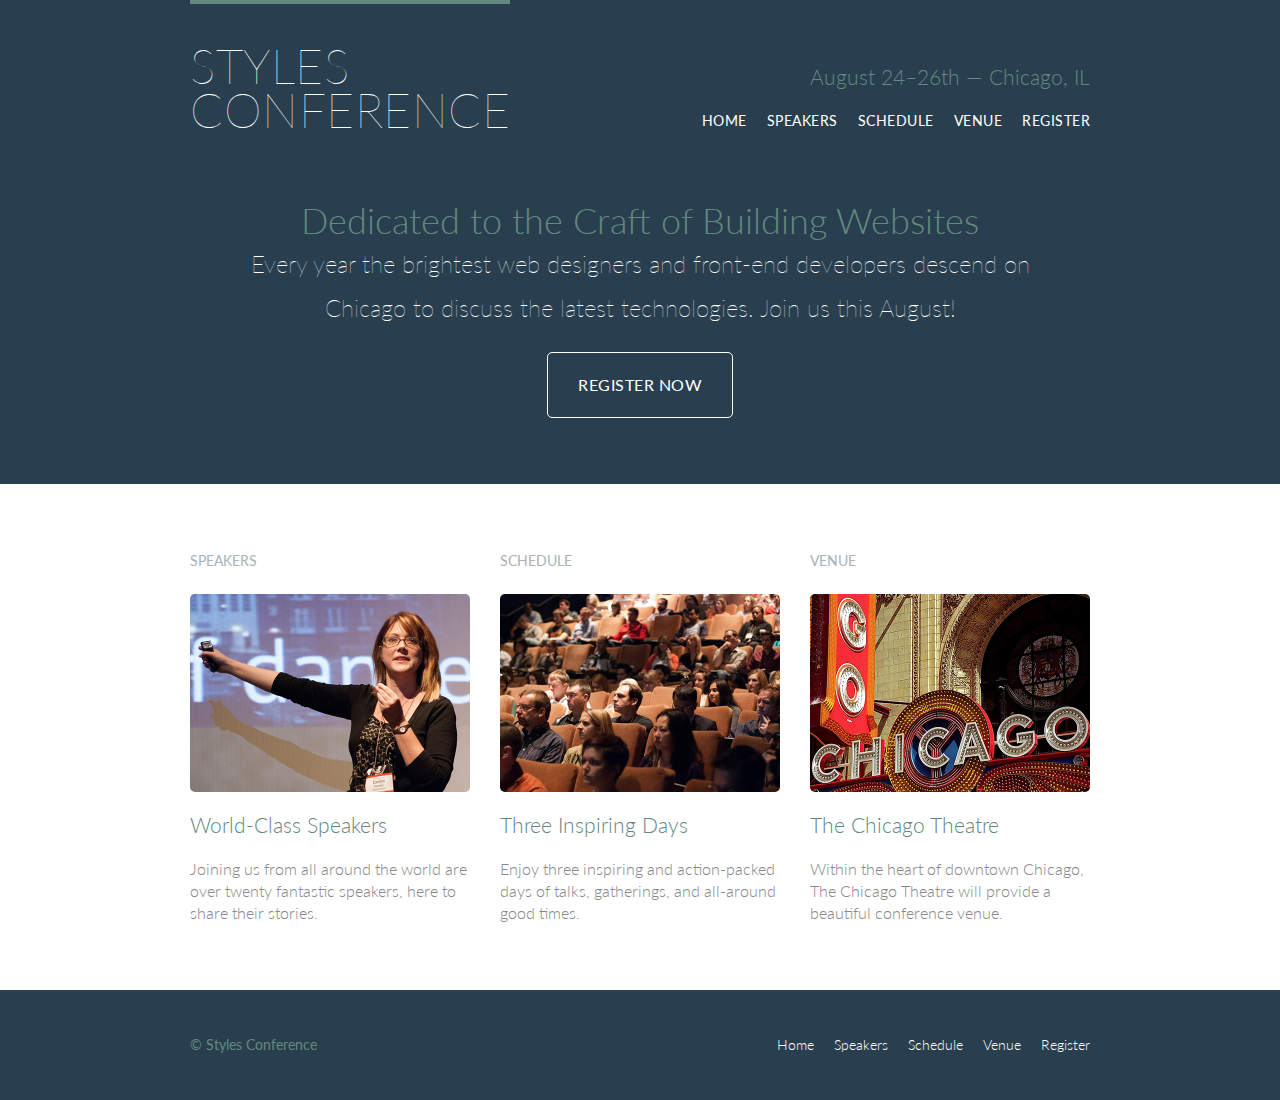
<file: Web_development/index.html>
<!DOCTYPE html>
<html lang="en">
<head>
	<meta charset="utf-8">
	<title>Styles Conference</title>
	<link rel="stylesheet" type="text/css" href="assets/stylesheets/main.css">
	<link rel="stylesheet" href="http://fonts.googleapis.com/css?family=Lato:100,300,400">
</head>
<body>
	<header class="primary-header container group">
		<h1 class="logo">
			<a href="index.html">Styles <br> Conference</a>
		</h1>
		<h3 class="tagline">August 24&ndash;26th &mdash; Chicago, IL</h3>
		<nav class="nav primary-nav">
			<ul>
				<li><a href="index.html">Home</a></li><!--
				--><li><a href="speakers.html">Speakers</a></li><!--
				--><li><a href="schedule.html">Schedule</a></li><!--
				--><li><a href="venue.html">Venue</a></li><!--
				--><li><a href="register.html">Register</a></li>
			</ul>
		</nav>
	</header>
	<section class="hero container">
		<h2>Dedicated to the Craft of Building Websites</h2>
		<p>Every year the brightest web designers and front-end developers descend on Chicago to discuss the latest technologies. Join us this August!</p>
		<a class= "btn btn-alt" href="register.html">Register Now</a>
	</section>
	<section class="row">
		<div class="grid"><!--
			Speakers
			--><section class="teaser col-1-3">
				<h5>Speakers</h5>
				<a href="speakers.html">
					<img src="assets/images/home/speakers.jpg" alt="Professional Speaker">
					<h3>World-Class Speakers</h3>
				</a>
				<p>Joining us from all around the world are over twenty fantastic speakers, here to share their stories.</p>
			</section><!--
			Schedule
			--><section class="teaser col-1-3">
				<h5>Schedule</h5>
				<a href="schedule.html">
					<img src="assets/images/home/schedule.jpg" alt="A schedule">
					<h3>Three Inspiring Days</h3>
				</a>
				<p>Enjoy three inspiring and action-packed days of talks, gatherings, and all-around good times.</p>
			</section><!--
			Venue
			--><section class="teaser col-1-3">
				<h5>Venue</h5>
				<a href="venue.html">
					<img src="assets/images/home/venue.jpg" alt="A venue">
					<h3>The Chicago Theatre</h3>
				</a>
				<p>Within the heart of downtown Chicago, The Chicago Theatre will provide a beautiful conference venue.</p>
			</section>
		</div>
	</section>
	<footer class="primary-footer container group">
		<small>&copy; Styles Conference</small>
		<nav class="nav">
			<ul>
				<li><a href="index.html">Home</a></li><!--
				--><li><a href="speakers.html">Speakers</a></li><!--
				--><li><a href="schedule.html">Schedule</a></li><!--
				--><li><a href="venue.html">Venue</a></li><!--
				--><li><a href="register.html">Register</a></li>
			</ul>
		</nav>
	</footer>
</body>
</html>
</file>
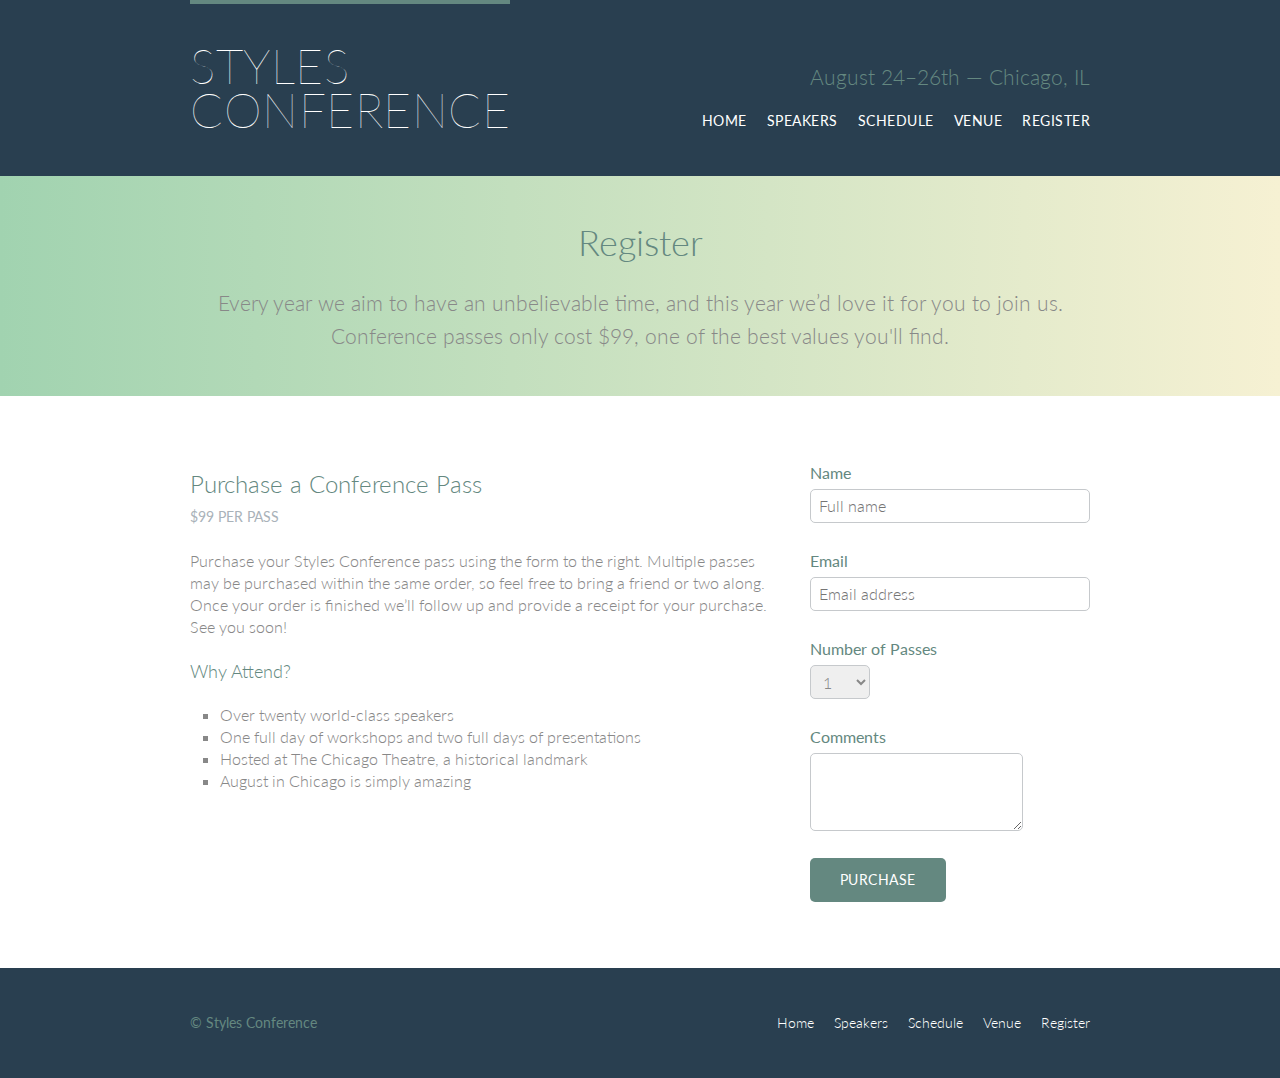
<file: Web_development/register.html>
<!DOCTYPE html>
<html lang="en">
<head>
	<meta charset="utf-8">
	<title>Styles Conference</title>
	<link rel="stylesheet" type="text/css" href="assets/stylesheets/main.css">
	<link rel="stylesheet" href="http://fonts.googleapis.com/css?family=Lato:100,300,400">
</head>
<body>
	<header class="primary-header container group">
			<h1 class="logo">
				<a href="index.html">Styles <br> Conference</a>
			</h1>
		<h3 class="tagline">August 24&ndash;26th &mdash; Chicago, IL</h3>
		<nav class="nav primary-nav">
			<ul>
				<li><a href="index.html">Home</a></li><!--
				--><li><a href="speakers.html">Speakers</a></li><!--
				--><li><a href="schedule.html">Schedule</a></li><!--
				--><li><a href="venue.html">Venue</a></li><!--
				--><li><a href="register.html">Register</a></li>
			</ul>
		</nav>
	</header>
	<section class="row-alt">
		<div class="lead container">
			<h1>Register</h1>
			<p>Every year we aim to have an unbelievable time, and this year we&#8217;d love it for you to join us. Conference passes only cost $99, one of the best values you'll find.</p>
		</div>
	</section>
	<section class="row">
		<div class="grid">
			<section class="col-2-3">
				<h2>Purchase a Conference Pass</h2>
				<h5>$99 per pass</h5>
				<p>Purchase your Styles Conference pass using the form to the right. Multiple passes may be purchased within the same order, so feel free to bring a friend or two along. Once your order is finished we&#8217;ll follow up and provide a receipt for your purchase. See you soon!</p>
				<h4>Why Attend?</h4>
				<ul class="why-attend">
					<li>Over twenty world-class speakers</li>
					<li>One full day of workshops and two full days of presentations</li>
					<li>Hosted at The Chicago Theatre, a historical landmark</li>
					<li>August in Chicago is simply amazing</li>
				</ul>
			</section><!--
			--><form class="col-1-3" action="#" method="post">
				<fieldset class="register-group">
					<label>
						Name
						<input type="text" name="name" placeholder="Full name" required>
					</label>
					<label>
						Email
						<input type="email" name="email" placeholder="Email address" required>
					</label>
					<label>
						Number of Passes
						<select name="quantity" required>
							<option value="1" selected>1</option>
							<option value="2">2</option>
							<option value="3">3</option>
							<option value="4">4</option>
							<option value="5">5</option>				
						</select>
					</label>
					<label>
						Comments
						<textarea name="comments"></textarea>
					</label>
				</fieldset>
				<input class="btn btn-default" type="submit" name="submit" value="Purchase">
			</form>
		</div>
	</section>
	<footer class="primary-footer container group">
		<small>&copy; Styles Conference</small>
		<nav class="nav">
			<ul>
				<li><a href="index.html">Home</a></li><!--
				--><li><a href="speakers.html">Speakers</a></li><!--
				--><li><a href="schedule.html">Schedule</a></li><!--
				--><li><a href="venue.html">Venue</a></li><!--
				--><li><a href="register.html">Register</a></li>
			</ul>
		</nav>
	</footer>
</body>
</html>
</file>
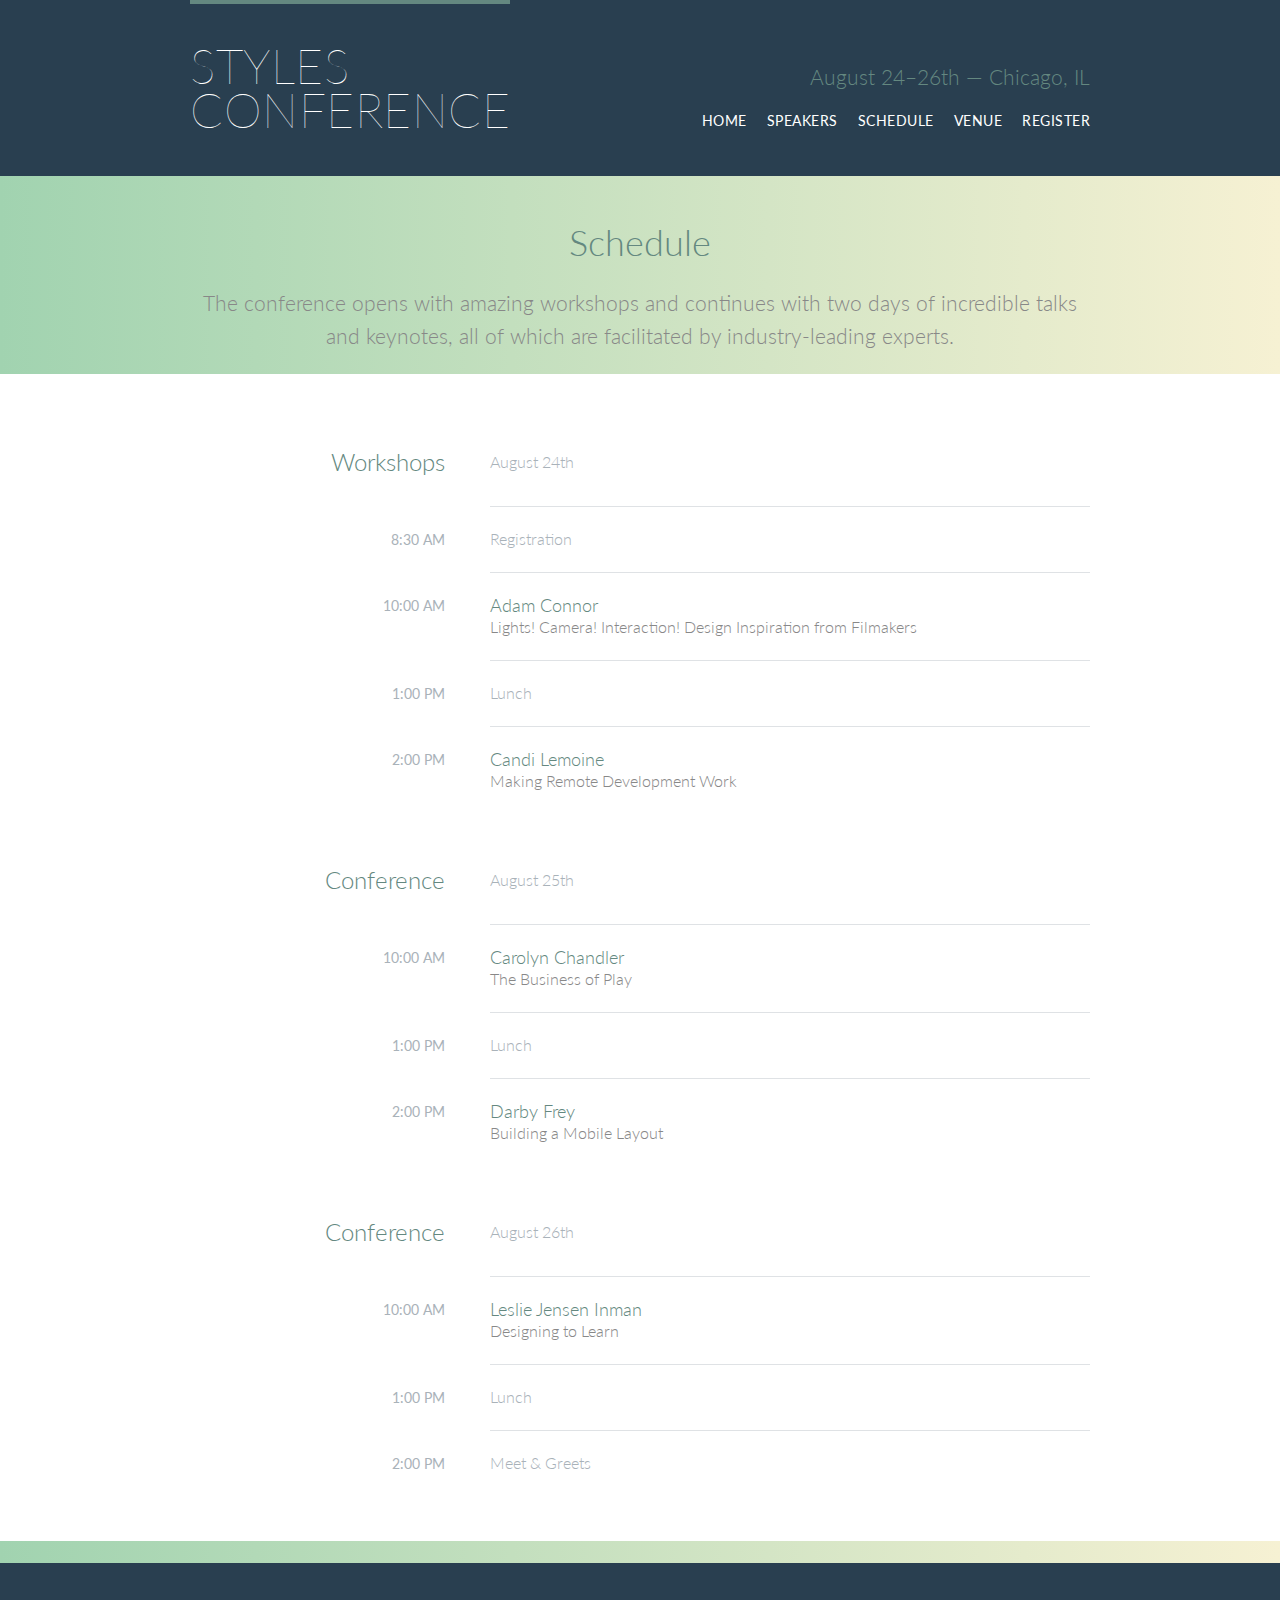
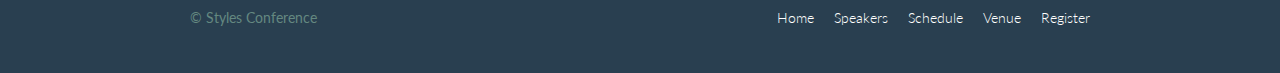
<file: Web_development/schedule.html>
<!DOCTYPE html>
<html lang="en">
<head>
	<meta charset="utf-8">
	<title>Styles Conference</title>
	<link rel="stylesheet" type="text/css" href="assets/stylesheets/main.css">
	<link rel="stylesheet" href="http://fonts.googleapis.com/css?family=Lato:100,300,400">
</head>
<body>
	<header class="primary-header container group">
			<h1 class="logo">
				<a href="index.html">Styles <br>  Conference</a>
			</h1>
		<h3 class="tagline">August 24&ndash;26th &mdash; Chicago, IL</h3>
		<nav class="nav primary-nav">
			<ul>
				<li><a href="index.html">Home</a></li><!--
				--><li><a href="speakers.html">Speakers</a></li><!--
				--><li><a href="schedule.html">Schedule</a></li><!--
				--><li><a href="venue.html">Venue</a></li><!--
				--><li><a href="register.html">Register</a></li>
			</ul>
		</nav>
	</header>
	<section class="row-alt">
		<div class="lead container">
			<h1>Schedule</h1>
			<p>The conference opens with amazing workshops and continues with two days of incredible talks and keynotes, all of which are facilitated by industry-leading experts.</p>
		</div>
		<section class="row">
			<div class="container">
				<table>
					<thead>
						<tr>
							<th scope="row">
								Workshops
							</th>
							<td class="schedule-offset" colspan="2">
								August 24th
							</td>
						</tr>
					</thead>
					<tbody>
						<tr>
							<th scope="row">
								<time datetime="08:30:00">8:30 AM</time>
							</th>
							<td class="schedule-offset" colspan="2">
								Registration
							</td>
						</tr>
						<tr>
							<th scope="row">
								<time datetime="10:00:00">10:00 AM</time>
							</th>
							<td>
								<a href="speakers.html#adam-connor">
									<h4>Adam Connor</h4>
									Lights! Camera! Interaction! Design Inspiration from Filmakers
								</a>
							</td>
						</tr>
						<tr>
							<th scope="row">
								<time datetime="1:00:00">1:00 PM</time>
							</th>
							<td class="schedule-offset" colspan="2">
								Lunch
							</td>
						</tr>
						<tr>
							<th scope="row">
								<time datetime="14:00">2:00 PM</time>
							</th>
							<td>
								<a href="speakers.html#candi-lemoine">
									<h4>Candi Lemoine</h4>
									Making Remote Development Work
								</a>
							</td>
						</tr>
					</tbody>
				</table>
				<table>
					<thead>
						<tr>
							<th scope="row">
								Conference
							</th>
							<td class="schedule-offset" colspan="2">
								August 25th
							</td>
						</tr>
					</thead>
					<tbody>
						<tr>
							<th scope="row">
								<time datetime="10:00:00">10:00 AM</time>
							</th>
							<td>
								<a href="speakers.html#carolyn-chandler">
									<h4>Carolyn Chandler</h4>
									The Business of Play
								</a>
							</td>
						</tr>
						<tr>
							<th scope="row">
								<time datetime="1:00:00">1:00 PM</time>
							</th>
							<td class="schedule-offset" colspan="2">
								Lunch
							</td>
						</tr>
						<tr>
							<th scope="row">
								<time datetime="14:00">2:00 PM</time>
							</th>
							<td>
								<a href="speakers.html#darby-frey">
									<h4>Darby Frey</h4>
									Building a Mobile Layout
								</a>
							</td>
						</tr>
					</tbody>
				</table>
				<table>
					<thead>
						<tr>
							<th scope="row">
								Conference
							</th>
							<td class="schedule-offset" colspan="2">
								August 26th
							</td>
						</tr>
					</thead>
					<tbody>
						<tr>
							<th scope="row">
								<time datetime="10:00:00">10:00 AM</time>
							</th>
							<td>
								<a href="speakers.html#leslie-jensen-inman">
									<h4>Leslie Jensen Inman</h4>
									Designing to Learn
								</a>
							</td>
						</tr>
						<tr>
							<th scope="row">
								<time datetime="1:00:00">1:00 PM</time>
							</th>
							<td class="schedule-offset" colspan="2">
								Lunch
							</td>
						</tr>
						<tr>
							<th scope="row">
								<time datetime="14:00">2:00 PM</time>
							</th>
							<td class="schedule-offset" colspan="2">
								Meet & Greets
							</td>
						</tr>
					</tbody>
				</table>
			</div>
		</section>
	</section>
	<footer class="primary-footer container group">
		<small>&copy; Styles Conference</small>
		<nav class="nav">
			<ul>
				<li><a href="index.html">Home</a></li><!--
				--><li><a href="speakers.html">Speakers</a></li><!--
				--><li><a href="schedule.html">Schedule</a></li><!--
				--><li><a href="venue.html">Venue</a></li><!--
				--><li><a href="register.html">Register</a></li>
			</ul>
		</nav>
	</footer>
</body>
</html>
</file>
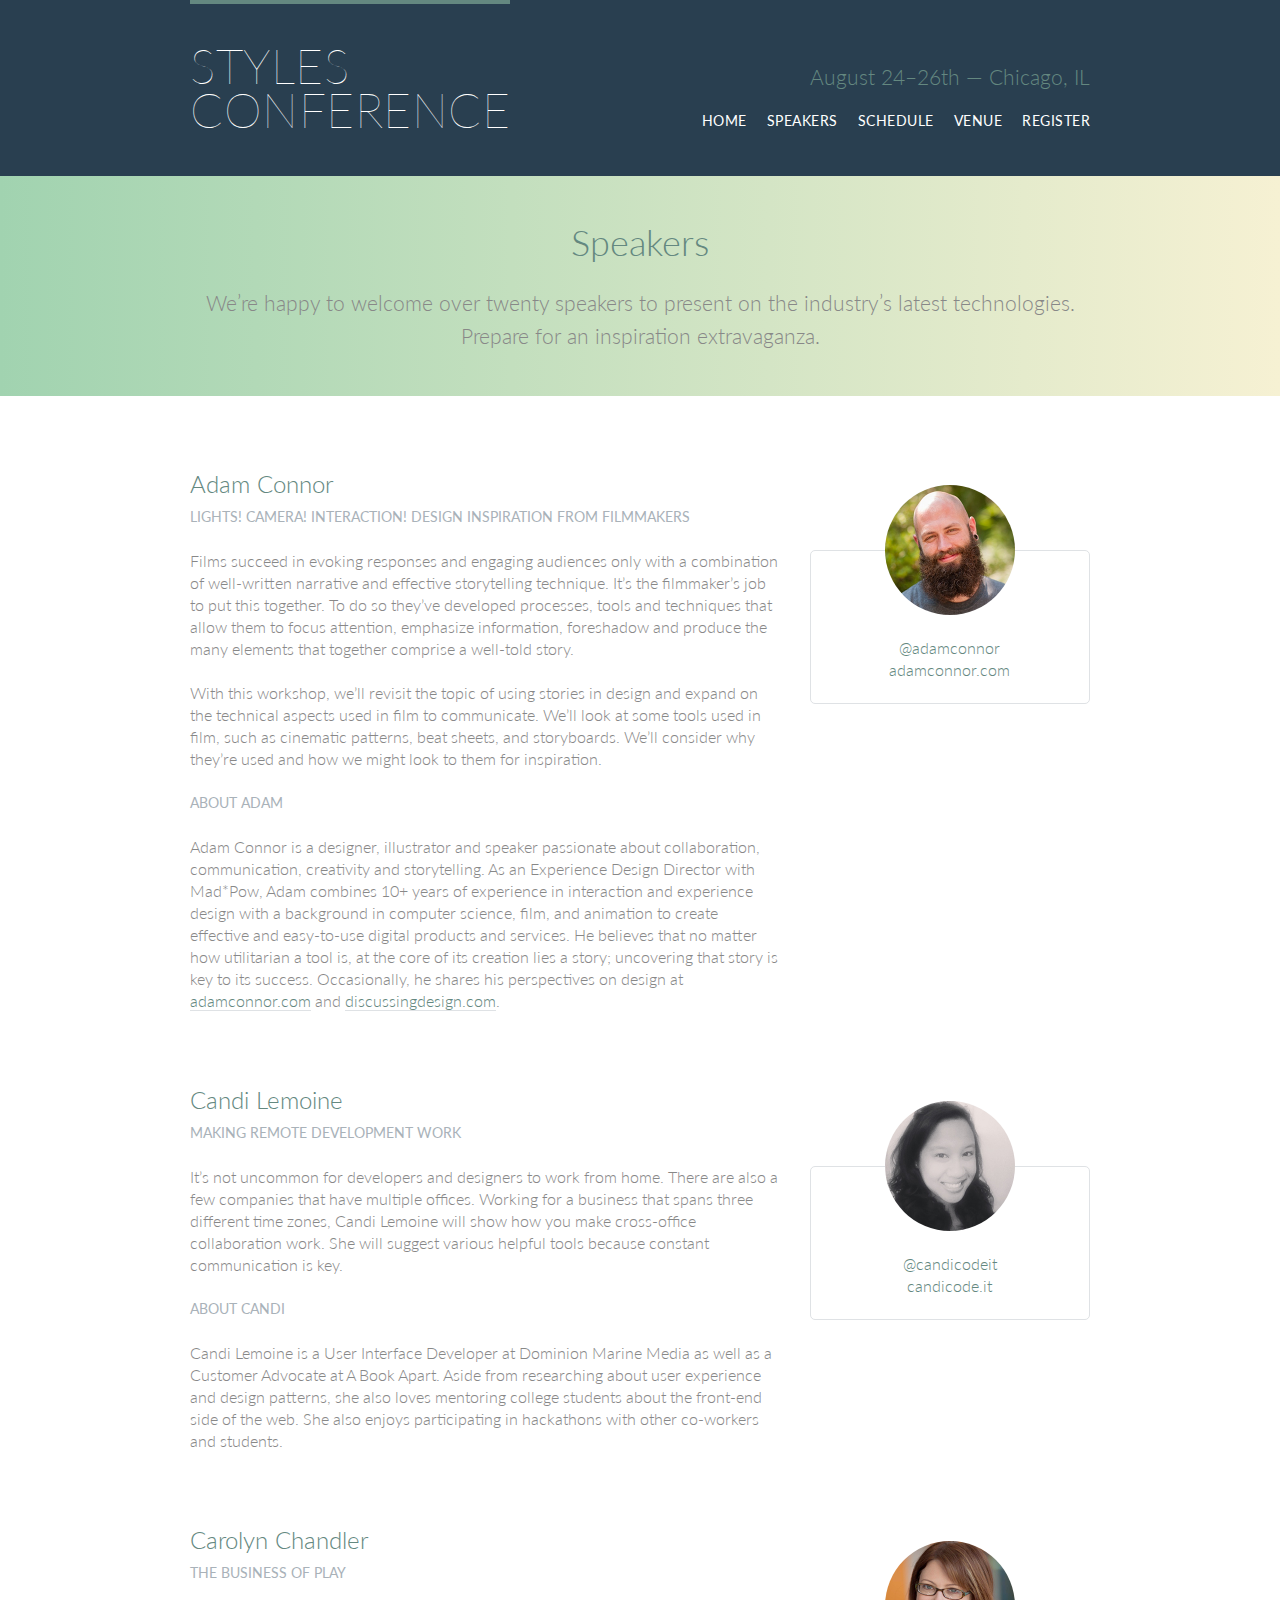
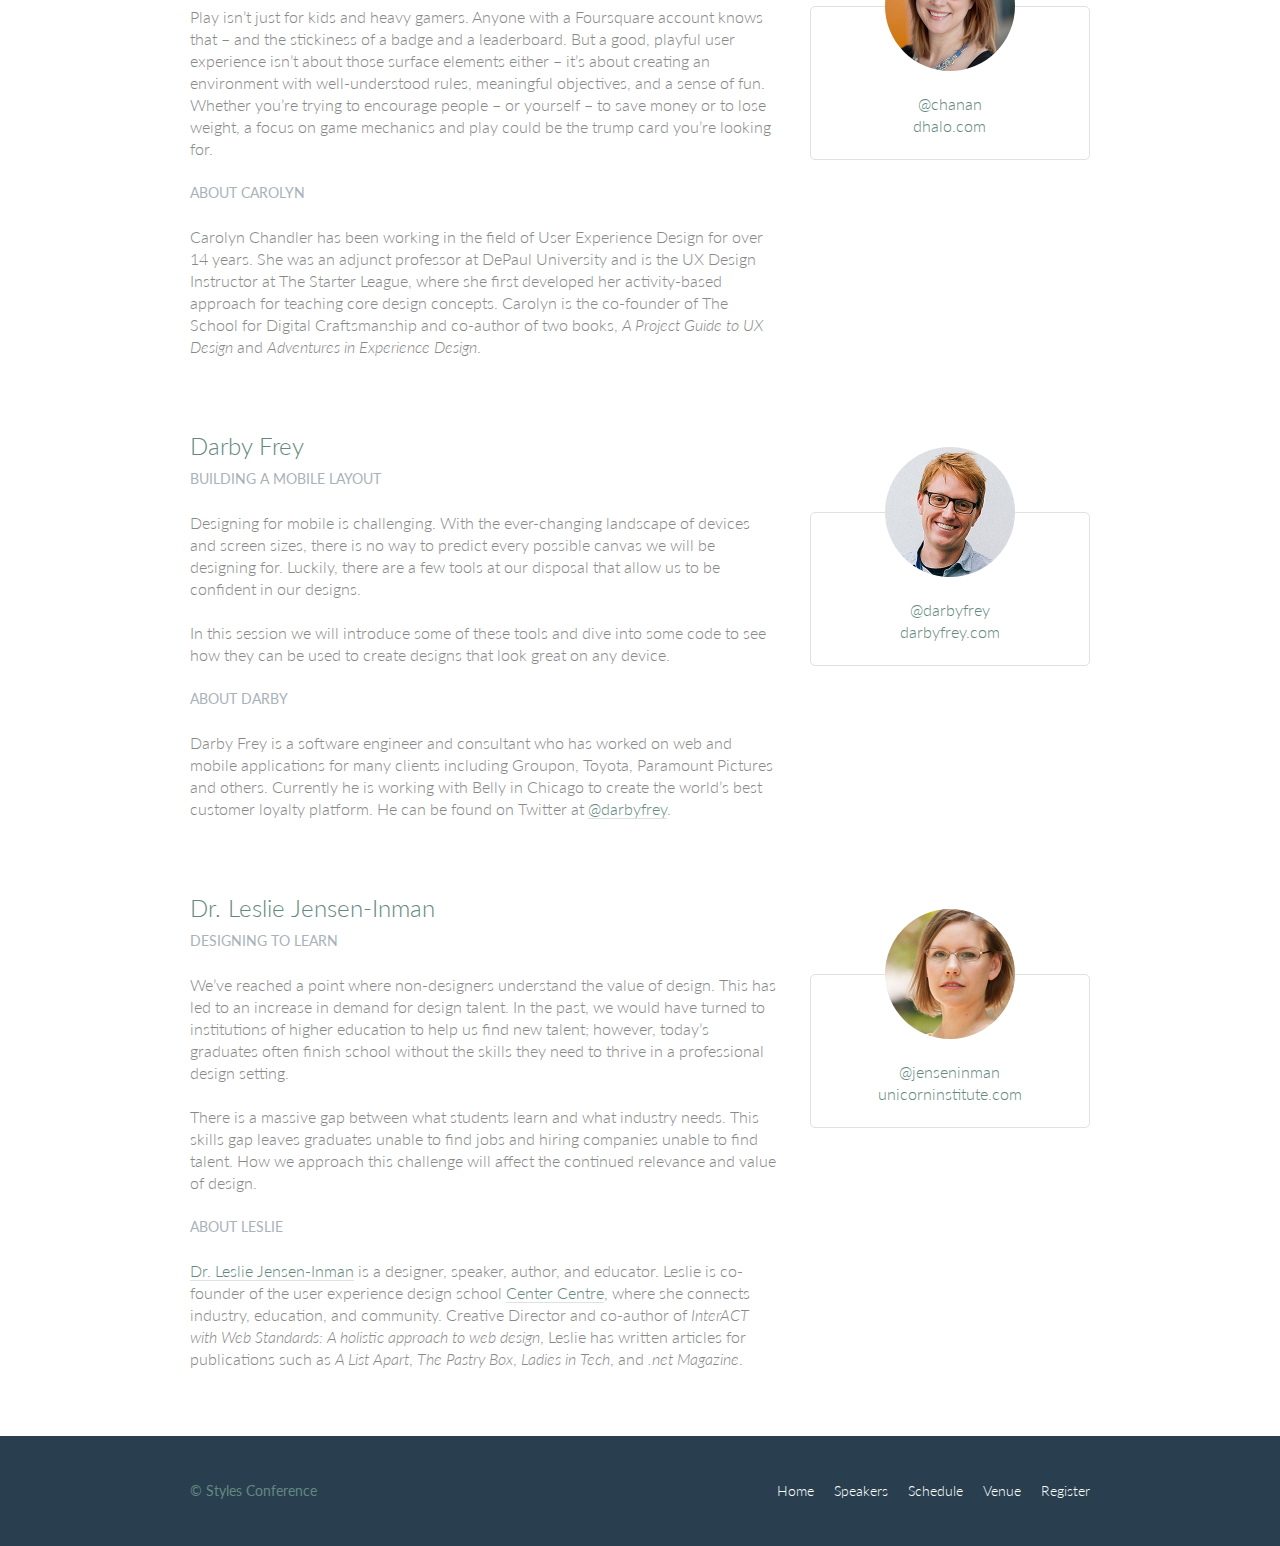
<file: Web_development/speakers.html>
<!DOCTYPE html>
<html lang="en">
<head>
	<meta charset="utf-8">
	<title>Styles Conference</title>
	<link rel="stylesheet" type="text/css" href="assets/stylesheets/main.css">
	<link rel="stylesheet" href="http://fonts.googleapis.com/css?family=Lato:100,300,400">
</head>
<body>
	<header class="primary-header container group">
			<h1 class="logo">
				<a href="index.html">Styles <br> Conference</a>
			</h1>
		<h3 class="tagline">August 24&ndash;26th &mdash; Chicago, IL</h3>
		<nav class="nav primary-nav">
			<ul>
				<li><a href="index.html">Home</a></li><!--
				--><li><a href="speakers.html">Speakers</a></li><!--
				--><li><a href="schedule.html">Schedule</a></li><!--
				--><li><a href="venue.html">Venue</a></li><!--
				--><li><a href="register.html">Register</a></li>
			</ul>
		</nav>
	</header>
	<section class="row-alt">
		<div class="lead container">
			<h1>Speakers</h1>
			<p>We&#8217;re happy to welcome over twenty speakers to present on the industry&#8217;s latest technologies. Prepare for an inspiration extravaganza.</p>
		</div>
	</section>
	<section class="row">
		<div class="grid">
			<section class="speaker" id="adam-connor">
				<div class="col-2-3">
					<h2>Adam Connor</h2>
					<h5>Lights! Camera! Interaction! Design Inspiration from Filmmakers</h5>
					<p>Films succeed in evoking responses and engaging audiences only with a combination of well-written narrative and effective storytelling technique. It&#8217;s the filmmaker&#8217;s job to put this together. To do so they&#8217;ve developed processes, tools and techniques that allow them to focus attention, emphasize information, foreshadow and produce the many elements that together comprise a well-told story.</p>
					<p>With this workshop, we&#8217;ll revisit the topic of using stories in design and expand on the technical aspects used in film to communicate. We&#8217;ll look at some tools used in film, such as cinematic patterns, beat sheets, and storyboards. We&#8217;ll consider why they&#8217;re used and how we might look to them for inspiration.</p>
					<h5>About Adam</h5>
					<p>Adam Connor is a designer, illustrator and speaker passionate about collaboration, communication, creativity and storytelling. As an Experience Design Director with Mad*Pow, Adam combines 10+ years of experience in interaction and experience design with a background in computer science, film, and animation to create effective and easy-to-use digital products and services. He believes that no matter how utilitarian a tool is, at the core of its creation lies a story; uncovering that story is key to its success. Occasionally, he shares his perspectives on design at <a href="http://adamconnor.com/">adamconnor.com</a> and <a href="http://www.discussingdesign.com/">discussingdesign.com</a>.</p>
				</div><!--
				--><aside class="col-1-3">
					<div class="speaker-info">
						<img src="assets/images/speakers/adam-connor.jpg" alt="Adam Connor">
						<ul>
							<li><a href="https://twitter.com/adamconnor">@adamconnor</a></li>
							<li><a href="http://adamconnor.com/">adamconnor.com</a></li>
						</ul>
					</div>
				</aside>
			</section>
			<section class="speaker" id="candi-lemoine">
				<div class="col-2-3">
					<h2>Candi Lemoine</h2>
					<h5>Making Remote Development Work</h5>
					<p>It&#8217;s not uncommon for developers and designers to work from home. There are also a few companies that have multiple offices. Working for a business that spans three different time zones, Candi Lemoine will show how you make cross-office collaboration work. She will suggest various helpful tools because constant communication is key.</p>	
					<h5>About Candi</h5>
					<p>Candi Lemoine is a User Interface Developer at Dominion Marine Media as well as a Customer Advocate at A Book Apart. Aside from researching about user experience and design patterns, she also loves mentoring college students about the front-end side of the web. She also enjoys participating in hackathons with other co-workers and students.</p>
				</div><!--
				--><aside class="col-1-3">
					<div class="speaker-info">
						<ul>
							<img src="assets/images/speakers/candi-lemoine.jpg" alt="Candi Lemoine">
							<li><a href="https://twitter.com/candicodeit">@candicodeit</a></li>
							<li><a href="http://candicode.it/">candicode.it</a></li>
						</ul>
					</div>
				</aside>
			</section>
			<section class="speaker" id="carolyn-chandler">
				<div class="col-2-3">
					<h2>Carolyn Chandler</h2>
					<h5>The Business of Play</h5>
					<p>Play isn&#8217;t just for kids and heavy gamers. Anyone with a Foursquare account knows that &#8211; and the stickiness of a badge and a leaderboard. But a good, playful user experience isn&#8217;t about those surface elements either &#8211; it&#8217;s about creating an environment with well-understood rules, meaningful objectives, and a sense of fun. Whether you&#8217;re trying to encourage people &#8211; or yourself &#8211; to save money or to lose weight, a focus on game mechanics and play could be the trump card you&#8217;re looking for.</p>
					<h5>About Carolyn</h5>
					<p>Carolyn Chandler has been working in the field of User Experience Design for over 14 years. She was an adjunct professor at DePaul University and is the UX Design Instructor at The Starter League, where she first developed her activity-based approach for teaching core design concepts. Carolyn is the co-founder of The School for Digital Craftsmanship and co-author of two books, <cite>A Project Guide to UX Design</cite> and <cite>Adventures in Experience Design</cite>.</p>
				</div><!--
				--><aside class="col-1-3">
					<div class="speaker-info">
						<ul>
							<img src="assets/images/speakers/carolyn-chandler.jpg" alt="Carolyn Chandler">
							<li><a href="https://twitter.com/chanan">@chanan</a></li>
							<li><a href="http://www.dhalo.com/">dhalo.com</a></li>
						</ul>
					</div>
				</aside>
			</section>
			<section class="speaker" id="darby-frey">
				<div class="col-2-3">
					<h2>Darby Frey</h2>
					<h5>Building a Mobile Layout</h5>
					<p>Designing for mobile is challenging. With the ever-changing landscape of devices and screen sizes, there is no way to predict every possible canvas we will be designing for. Luckily, there are a few tools at our disposal that allow us to be confident in our designs.</p>
					<p>In this session we will introduce some of these tools and dive into some code to see how they can be used to create designs that look great on any device.</p>
					<h5>About Darby</h5>
					<p>Darby Frey is a software engineer and consultant who has worked on web and mobile applications for many clients including Groupon, Toyota, Paramount Pictures and others. Currently he is working with Belly in Chicago to create the world&#8217;s best customer loyalty platform. He can be found on Twitter at <a href="https://twitter.com/darbyfrey">@darbyfrey</a>.</p>
				</div><!--
				--><aside class="col-1-3">
					<div class="speaker-info">
						<ul>
							<img src="assets/images/speakers/darby-frey.jpg" alt="Darby Frey">
							<li><a href="https://twitter.com/darbyfrey">@darbyfrey</a></li>
							<li><a href="http://darbyfrey.com/">darbyfrey.com</a></li>
						</ul>
					</div>
				</aside>
			</section>
			<section id="leslie-jensen-inman">
				<div class="col-2-3">
					<h2>Dr. Leslie Jensen-Inman</h2>
					<h5>Designing to Learn</h5>
					<p>We&#8217;ve reached a point where non-designers understand the value of design. This has led to an increase in demand for design talent. In the past, we would have turned to institutions of higher education to help us find new talent; however, today&#8217;s graduates often finish school without the skills they need to thrive in a professional design setting.</p>
					<p>There is a massive gap between what students learn and what industry needs. This skills gap leaves graduates unable to find jobs and hiring companies unable to find talent. How we approach this challenge will affect the continued relevance and value of design.</p>
					<h5>About Leslie</h5>
					<p><a href="http://www.jenseninman.com">Dr. Leslie Jensen-Inman</a> is a designer, speaker, author, and educator. Leslie is co-founder of the user experience design school <a href="http://www.centercentre.com">Center Centre</a>, where she connects industry, education, and community. Creative Director and co-author of <cite>InterACT with Web Standards: A holistic approach to web design</cite>, Leslie has written articles for publications such as <cite>A List Apart</cite>, <cite>The Pastry Box</cite>, <cite>Ladies in Tech</cite>, and <cite>.net Magazine</cite>.</p>
				</div><!--
				--><aside class="col-1-3">
					<div class="speaker-info">
						<ul>
							<img src="assets/images/speakers/leslie-jensen-inman.jpg" alt="Leslie Jensen Inman">
							<li><a href="https://twitter.com/jenseninman">@jenseninman</a></li>
							<li><a href="http://unicorninstitute.com/">unicorninstitute.com</a></li>
						</ul>
					</div>
				</aside>
			</section>
		</div>
	</section>
	<footer class="primary-footer container group">
		<small>&copy; Styles Conference</small>
		<nav class="nav">
			<ul>
				<li><a href="index.html">Home</a></li><!--
				--><li><a href="speakers.html">Speakers</a></li><!--
				--><li><a href="schedule.html">Schedule</a></li><!--
				--><li><a href="venue.html">Venue</a></li><!--
				--><li><a href="register.html">Register</a></li>
			</ul>
		</nav>
	</footer>
</body>
</html>
</file>
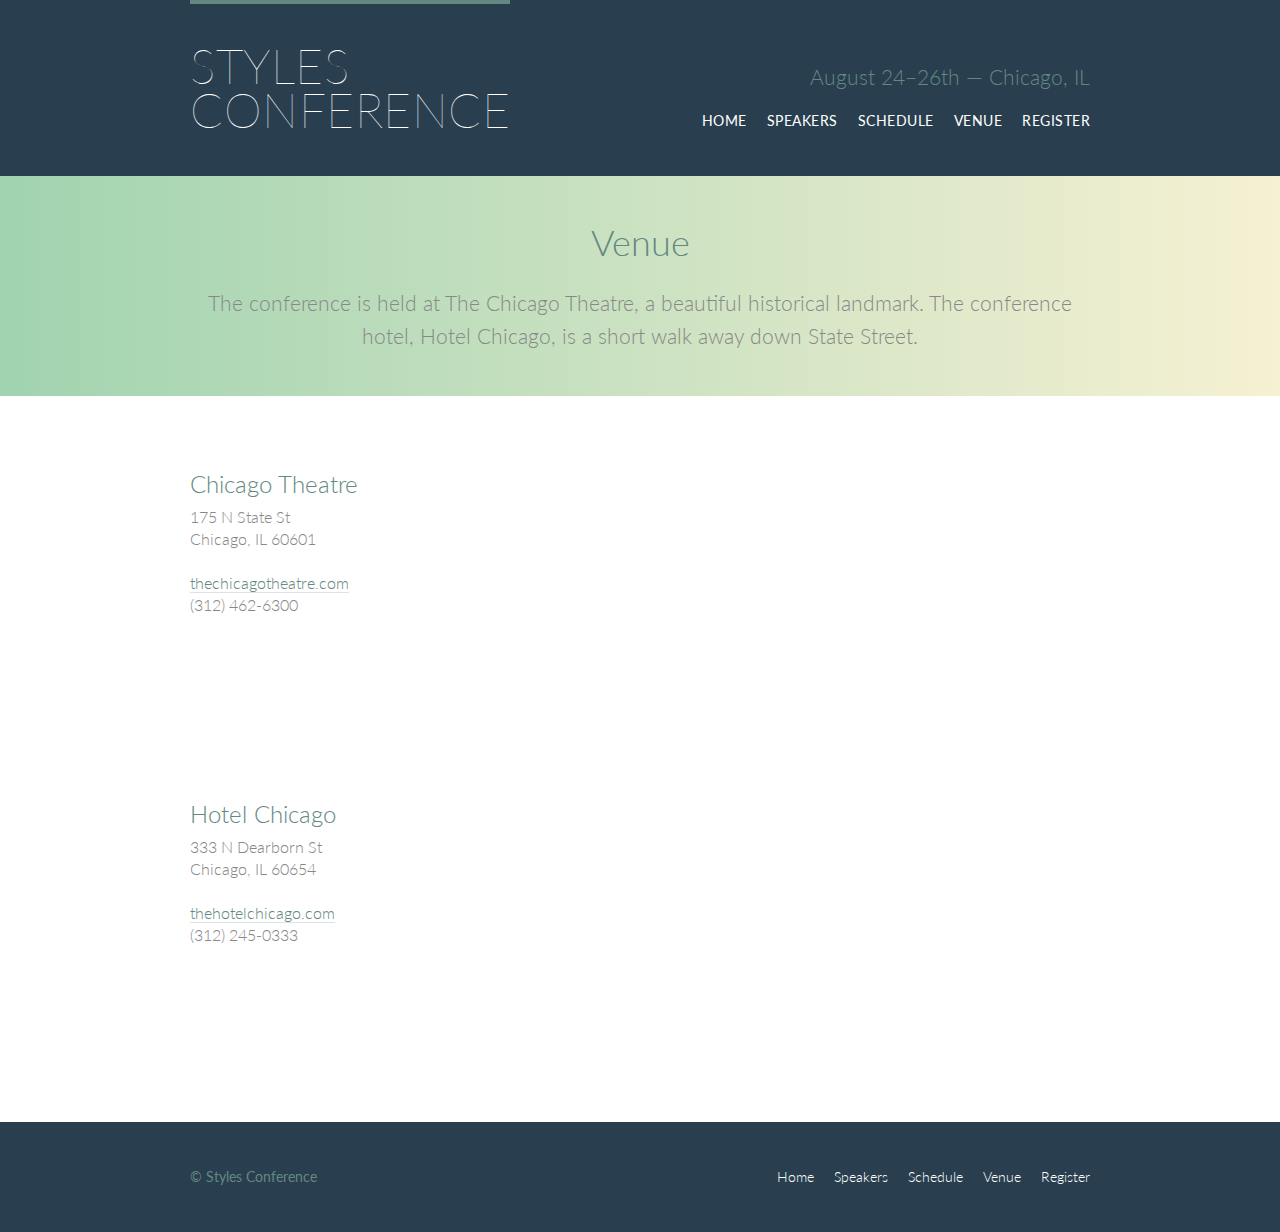
<file: Web_development/venue.html>
<!DOCTYPE html>
<html lang="en">
<head>
	<meta charset="utf-8">
	<title>Styles Conference</title>
	<link rel="stylesheet" type="text/css" href="assets/stylesheets/main.css">
	<link rel="stylesheet" href="http://fonts.googleapis.com/css?family=Lato:100,300,400">
</head>
<body>
	<header class="primary-header container group">
			<h1 class="logo">
				<a href="index.html">Styles <br> Conference</a>
			</h1>
		<h3 class="tagline">August 24&ndash;26th &mdash; Chicago, IL</h3>
		<nav class="nav primary-nav">
			<ul>
				<li><a href="index.html">Home</a></li><!--
				--><li><a href="speakers.html">Speakers</a></li><!--
				--><li><a href="schedule.html">Schedule</a></li><!--
				--><li><a href="venue.html">Venue</a></li><!--
				--><li><a href="register.html">Register</a></li>
			</ul>
		</nav>
	</header>
	<section class="row-alt">
		<div class="lead container">
			<h1>Venue</h1>
			<p>The conference is held at The Chicago Theatre, a beautiful historical landmark. The conference hotel, Hotel Chicago, is a short walk away down State Street.</p>
		</div>
	</section>
	<section class="row">
		<div class="grid">
			<section class="venue-theatre">
				<div class="col-1-3">
					<h2>Chicago Theatre</h2>
					<p>175 N State St <br> Chicago, IL 60601</p>
					<p><a href="http://www.thechicagotheatre.com/">thechicagotheatre.com</a> <br> (312) 462-6300</p>
				</div><!--
				--><iframe class="venue-map col-2-3" src="https://www.google.com/maps/embed?pb=!1m5!3m3!1m2!1s0x880e2ca55810a493%3A0x4700ddf60fcbfad6!2schicago+theatre!5e0!3m2!1sen!2sus!4v1388701393606""></iframe>
			</section>
			<section class="venue-hotel">
				<div class="col-1-3">
					<h2>Hotel Chicago</h2>
					<p>333 N Dearborn St <br> Chicago, IL 60654</p>
					<p><a href="http://www.thehotelchicago.com/">thehotelchicago.com</a> <br> (312) 245-0333</p>
				</div><!--
				--><iframe class="venue-map col-2-3" src="https://www.google.com/maps/embed?pb=!1m5!3m3!1m2!1s0x880e2cb1da049173%3A0xa5c91d255a775f0b!2sHotel+Sax+Chicago%2C+North+Dearborn+Street%2C+Chicago%2C+IL!5e0!3m2!1sen!2sus!4v1388702493978""></iframe>
			</section>
		</div>
	</section>
	<footer class="primary-footer container group">
		<small>&copy; Styles Conference</small>
		<nav class="nav">
			<ul>
				<li><a href="index.html">Home</a></li><!--
				--><li><a href="speakers.html">Speakers</a></li><!--
				--><li><a href="schedule.html">Schedule</a></li><!--
				--><li><a href="venue.html">Venue</a></li><!--
				--><li><a href="register.html">Register</a></li>
			</ul>
		</nav>
	</footer>
</body>
</html>
</file>
<file: Web_development/assets/stylesheets/main.css>
/* http://meyerweb.com/eric/tools/css/reset/ 2. v2.0 | 20110126
  License: none (public domain)
*/

html, body, div, span, applet, object, iframe,
h1, h2, h3, h4, h5, h6, p, blockquote, pre,
a, abbr, acronym, address, big, cite, code,
del, dfn, em, img, ins, kbd, q, s, samp,
small, strike, strong, sub, sup, tt, var,
b, u, i, center,
dl, dt, dd, ol, ul, li,
fieldset, form, label, legend,
table, caption, tbody, tfoot, thead, tr, th, td,
article, aside, canvas, details, embed,
figure, figcaption, footer, header, hgroup,
menu, nav, output, ruby, section, summary,
time, mark, audio, video {
  margin: 0;
  padding: 0;
  border: 0;
  font-size: 100%;
  font: inherit;
  vertical-align: baseline;
}
/* HTML5 display-role reset for older browsers */
article, aside, details, figcaption, figure,
footer, header, hgroup, menu, nav, section {
  display: block;
}
body {
  line-height: 1;
}
ol, ul {
  list-style: none;
}
blockquote, q {
  quotes: none;
}
blockquote:before, blockquote:after,
q:before, q:after {
  content: '';
  content: none;
}
table {
  border-collapse: collapse;
  border-spacing: 0;
}
/*
=========================================
Custom styles
=========================================
*/
body {
  background: #293f50;
  color: #888;
  font: 300 16px/22px "Lato", "Open Sans", "Helvetica Neue", Helvetica, Arial, sans-serif;
}
h1, h2, h3, h4 {
  color: #648880;
}
h1 {
  font-size: 36px;
  line-height: 44px;
}
h2 {
  font-size: 24px;
  line-height: 44px;
}
h3 {
  font-size: 21px;
}
h4 {
  font-size: 18px;
}
h5 {
  color: #a9b2b9;
  font-size: 14px;
  font-weight: 400;
  text-transform: uppercase;
}
strong {
  font-weight: 400;
}
cite, em {
  font-style: italic;
}
/*
=========================================
Links
=========================================
*/
a:hover {
  color: #a9b2b9;
}
a {
  color: #648880;
  text-decoration: none;
}
p a {
  border-bottom: 1px solid #dfe2e5;
}
.primary-header a,
.primary-footer a {
  color: #fff;
}
.primary-header a:hover,
.primary-footer a:hover {
  color: #648880;
}

/*
=========================================
Grid
=========================================
*/

*,
*:before,
*:after {
  -webkit-box-sizing: border-box;
    -moz-box-sizing: border-box;
        box-sizing: border-box;
}
.container,
.grid {
  margin: 0 auto;
  width: 960px;
}
.container {
  padding-left: 30px;
  padding-right: 30px;
}
.col-1-3 {
  width: 33.33%;
}
.col-2-3 {
  width: 66.66%;
}
.col-1-3,
.col-2-3 {
  display: inline-block;
  vertical-align: top;
}
.grid,
.col-1-3,
.col-2-3 {
  padding-left: 15px;
  padding-right: 15px;
}
/*
=======================================
Clearfix
=======================================
*/
.group:before,
.group:after {
  content: "";
  display: table;
}
.group:after {
  clear: both;
}
.group {
  clear: both;
  *zoom: 1;
}
/*
=======================================
Rows
=======================================
*/
.row,
.row-alt {
  min-width: 960px;
}
.row {
  background: #fff;
  padding: 66px 0 44px 0;
}
.row-alt {
  background: #cbe2c1;
  background: -webkit-linear-gradient(to right, #a1d3b0, #f6f1d3);
  background: -moz-linear-gradient(to right, #a1d3b0, #f6f1d3);
  background: linear-gradient(to right, #a1d3b0, #f6f1d3);
  padding: 44px 0 22px 0;
}
/*
=======================================
Typography
=======================================
*/

h1, h3, h4, h5, p {
  margin-bottom: 22px;
}
/*
=======================================
Leads
=======================================
*/
.lead {
  text-align: center;
}
.lead p {
  font-size: 21px;
  line-height: 33px;
}
/*
=======================================
Buttons
=======================================
*/

.btn {
  border-radius: 5px;
  display: inline-block;
  margin: 0;
  color: #fff;
  cursor: pointer;
  font-weight: 400;
  letter-spacing: .5px;
  text-transform: uppercase;;
}
.btn-alt {
  border: 1px solid #fff;
  padding: 10px 30px;
}
.btn-alt:hover {
  background: #fff;
  color: #648880;
}
.btn-default {
  border: 0;
  background: #648880;
  padding: 11px 30px;
  font-size: 14px;
}
.btn-default:hover {
  baackground: #77a198;
}
/*
=======================================
Home
=======================================
*/

.hero {
  color: #fff;
  padding: 22px 80px 66px 80px;
  line-height: 44px;
  text-align: center;
}
.hero h2 {
  font-size: 36px;
}
.hero p {
  font-size: 24px;
  font-weight: 100;
}
.teaser img {
  border-radius: 5px;
  display: block;
  margin-bottom: 22px;
  max-width: 100%;
}
/*
=======================================
Primary header
=======================================
*/
.logo {
  border-top: 4px solid #648880;
  padding: 40px 0 22px 0;
  float: left;
  font-size: 48px;
  line-height: 44px;
  font-weight: 100;
  letter-spacing: .5px;
  text-transform: uppercase;
}
.tagline {
  margin: 66px 0 22px 0;
  text-align: right;
}
.primary-nav {
  font-size: 14px;
  font-weight: 400;
  letter-spacing: .5px;
  text-transform: uppercase;
}
.teaser a:hover h3{
  color: #a9b2b9;
}
/*
=======================================
Primary footer
=======================================
*/
.primary-footer small {
  float: left;
  font-weight: 400;
}
.primary-footer {
  color: #648880;
  font-size: 14px;
  padding-bottom: 44px;
  padding-top: 44px;
}
/*
=======================================
Navigation
=======================================
*/
.nav {
  text-align: right;
}
.nav li {
  display: inline-block;
  margin: 0 10px;
  vertical-align: top;
}
.nav li:last-child {
  margin-right: 0;
}
/*
========================================
Speakers
========================================
*/
.speaker-info {
  border: 1px solid #dfe2e5;
  border-radius: 5px;
  margin-top: 88px;
  padding-bottom: 22px;
  text-align: center;
}
.speaker {
  margin-bottom: 44px;
}
.speaker-info img {
  border-radius: 50%;
  height: 130px;
  margin: -66px 0 22px 0;
  vertical-align: top;
}
/*
=======================================
Schedule
=======================================
*/
table {
  margin-bottom: 44px;
  width: 100%;
}
table:last-child {
  margin-bottom: 0;
}
th,
td {
  padding-bottom: 22px;
  vertical-align: top;
}
th {
  padding-right: 45px;
  text-align: right;
  width: 20%;
}
td {
  width: 40%;
}
thead {
  line-height: 44px;
}
thead th {
  color: #648880;
  font-size: 24px;
}
tbody th {
  color: #a9b2b9;
  font-size: 14px;
  font-weight: 400;
  padding-top: 22px;
  text-transform: uppercase;
}
tbody td {
  border-top: 1px solid #dfe2e5;
  padding-top: 21px;
}
tbody td:first-of-type {
  padding-right: 15px;
}
tbody td:last-of-type {
  padding-left: 15px;
}
tbody td:only-of-type {
  padding-left: 0;
  padding-right: 0;
}
table a {
  color: #888;
}
table h4 {
  margin-bottom: 0;
}
.schedule-offset {
  color: #a9b2b9;
}
/*
========================================
Venue
========================================
*/
.venue-theatre {
  margin-bottom: 66px;
}
.venue-hotel {
  margin-bottom: 22px;
}
.venue-map {
  height: 264px;
}
/*
========================================
Register
========================================
*/
.why-attend {
  list-style: square;
  margin: 0 0 22px 30px;
}
form {
  margin-bottom: 22px;
}
input,
select,
textarea {
  font: 300 16px/22px "Lato", "Open Sans", "Helvetica Neue", Helvetica, Arial, sans-serif;
}
.register-group label {
  color: #648880;
  cursor: pointer;
  font-weight: 400;
}
.register-group input,
.register-group select,
.register-group textarea {
  border: 1px solid #c6c9cc;
  border-radius: 5px;
  color: #888;
  display: block;
  margin: 5px 0 27px 0;
  padding: 5px 8px;
}
.register-group input,
.register-input textarea {
  width: 100%;
}
.register-group select {
  height: 34px;
  width: 60px;
}
.register-group textarea {
  height: 78px;
}
</file>
